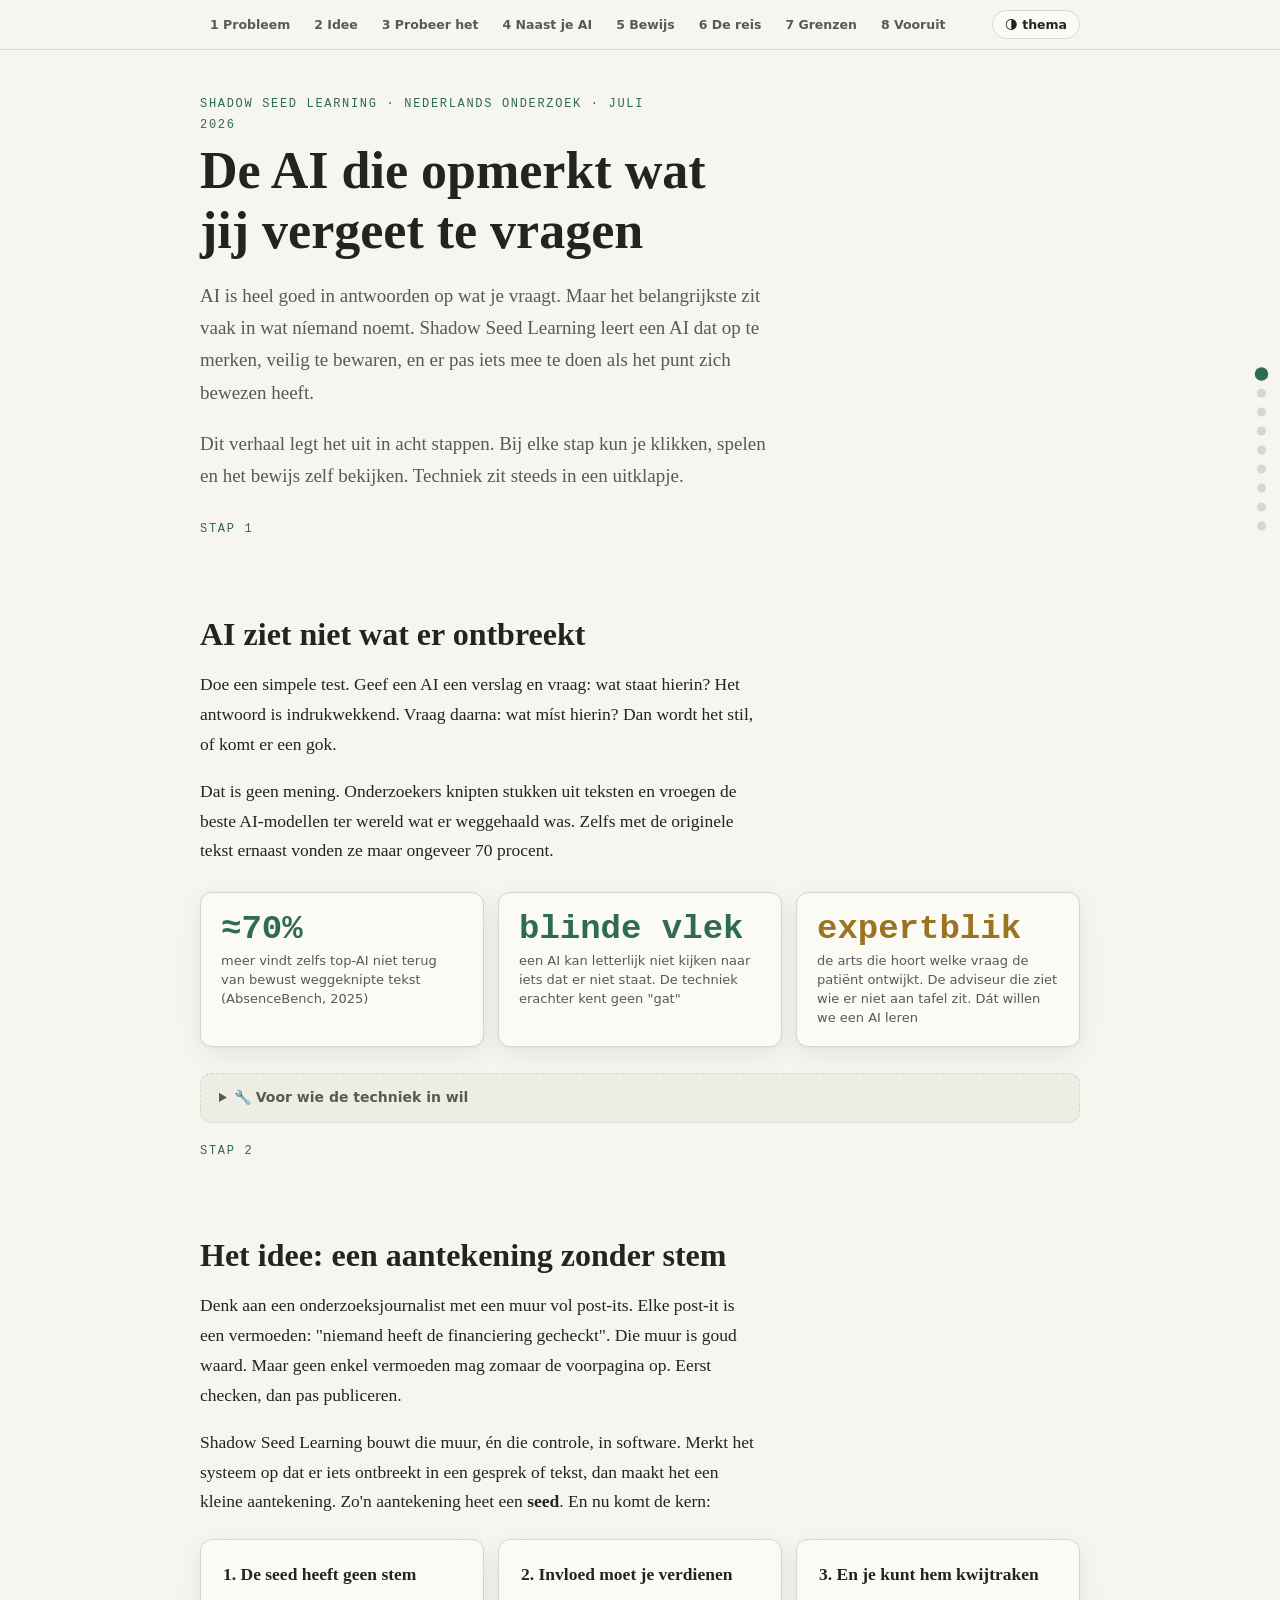
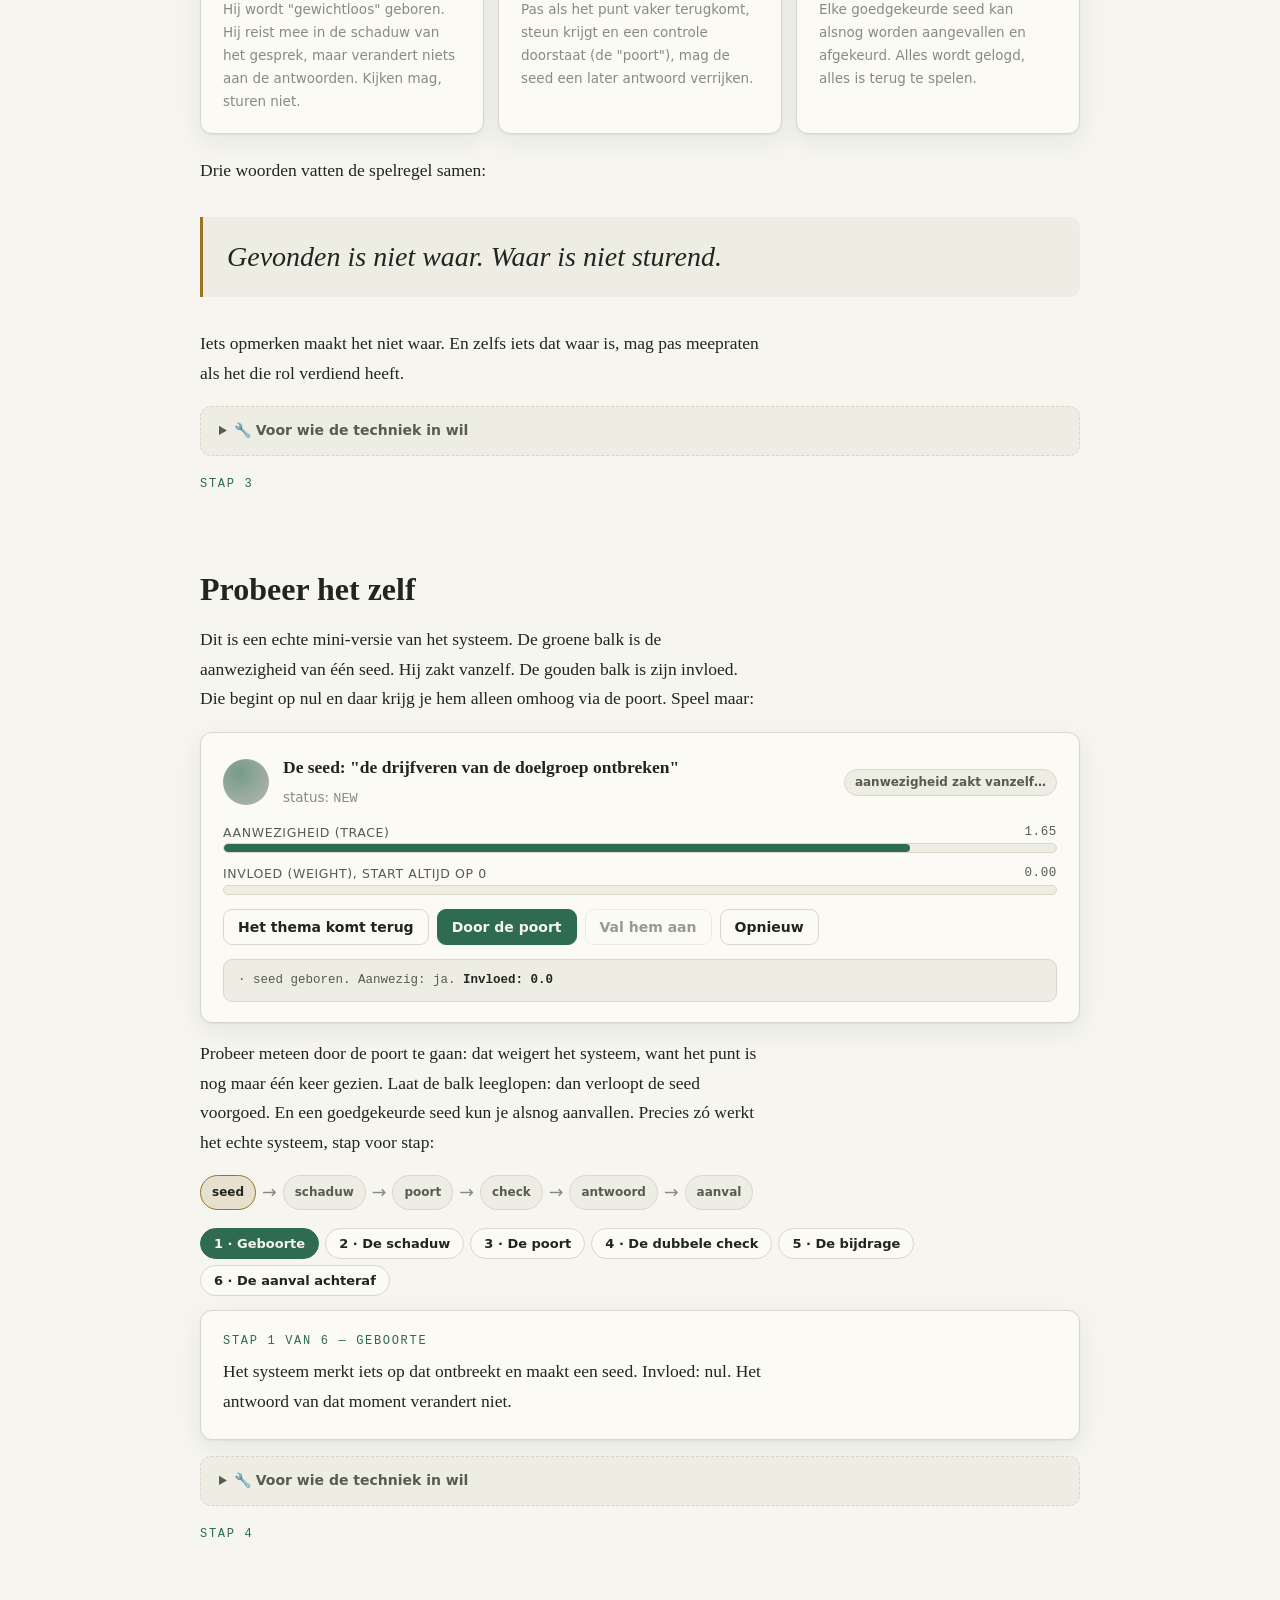
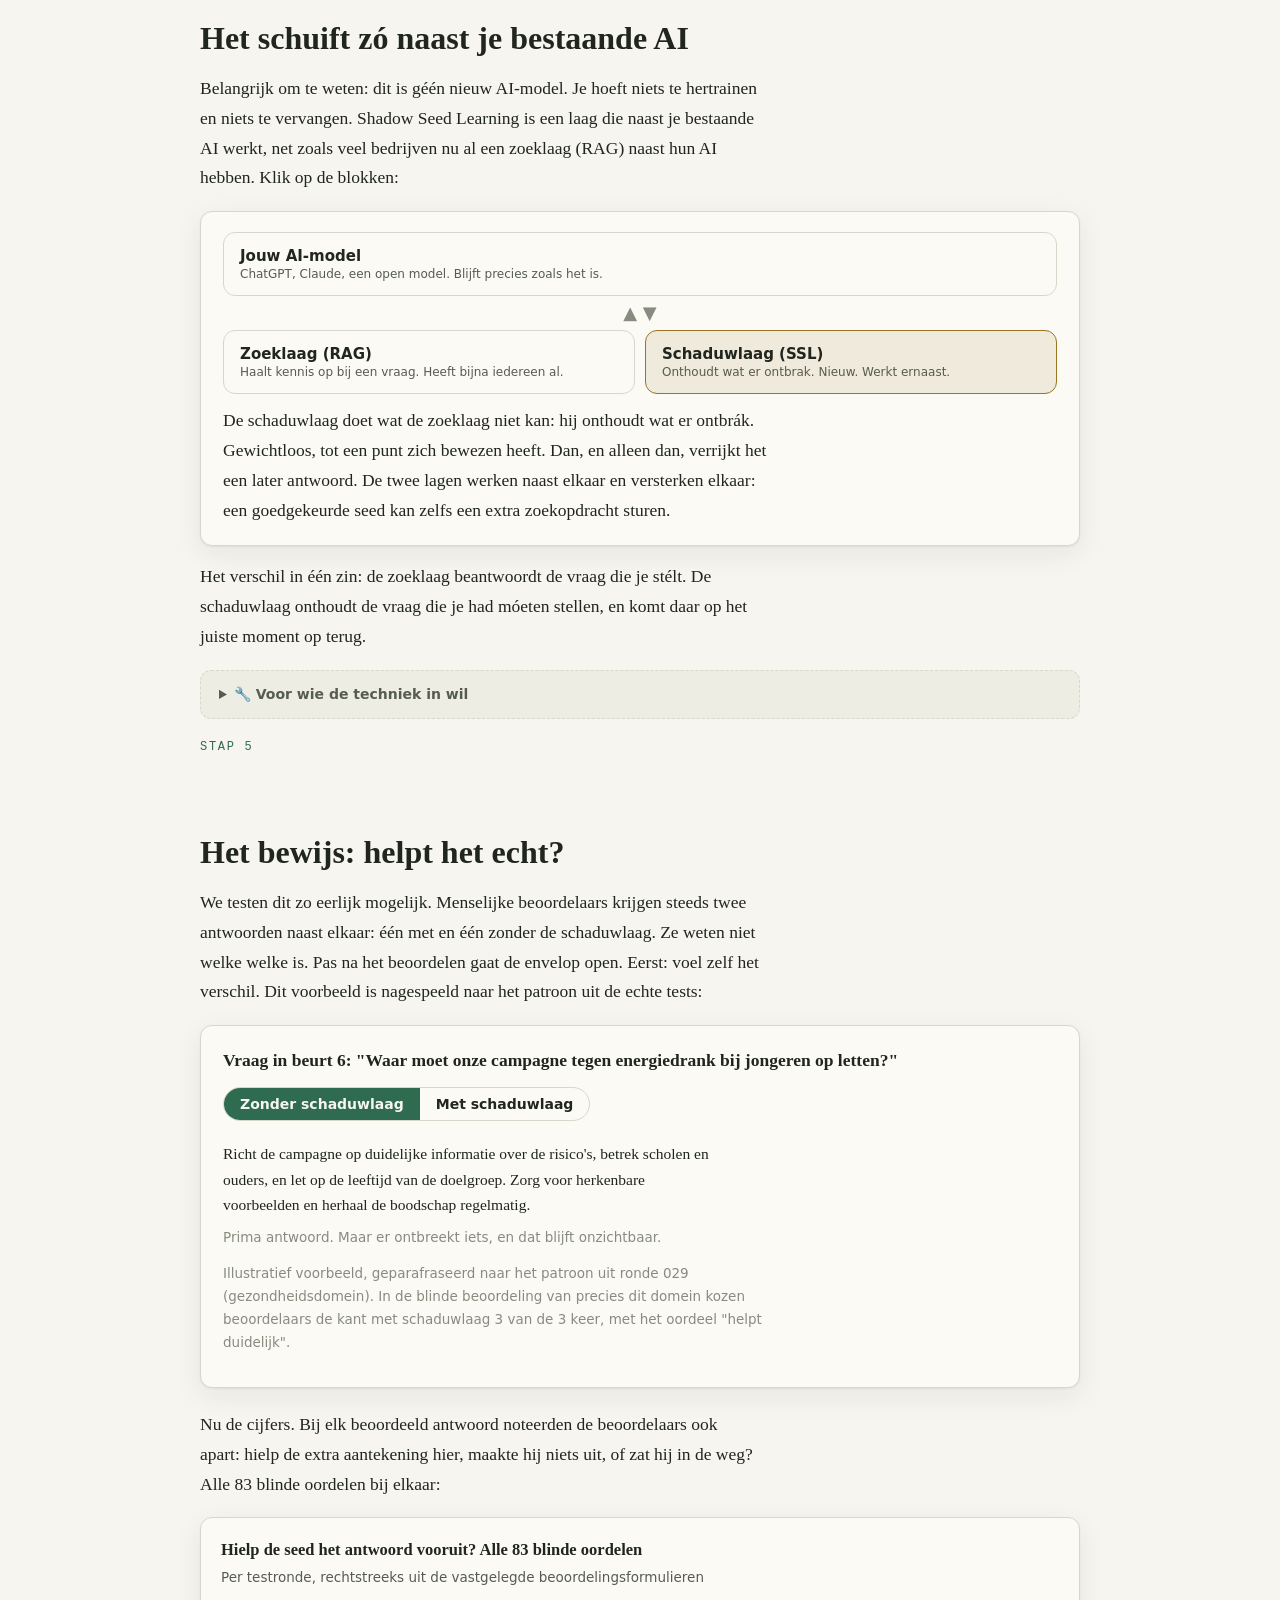
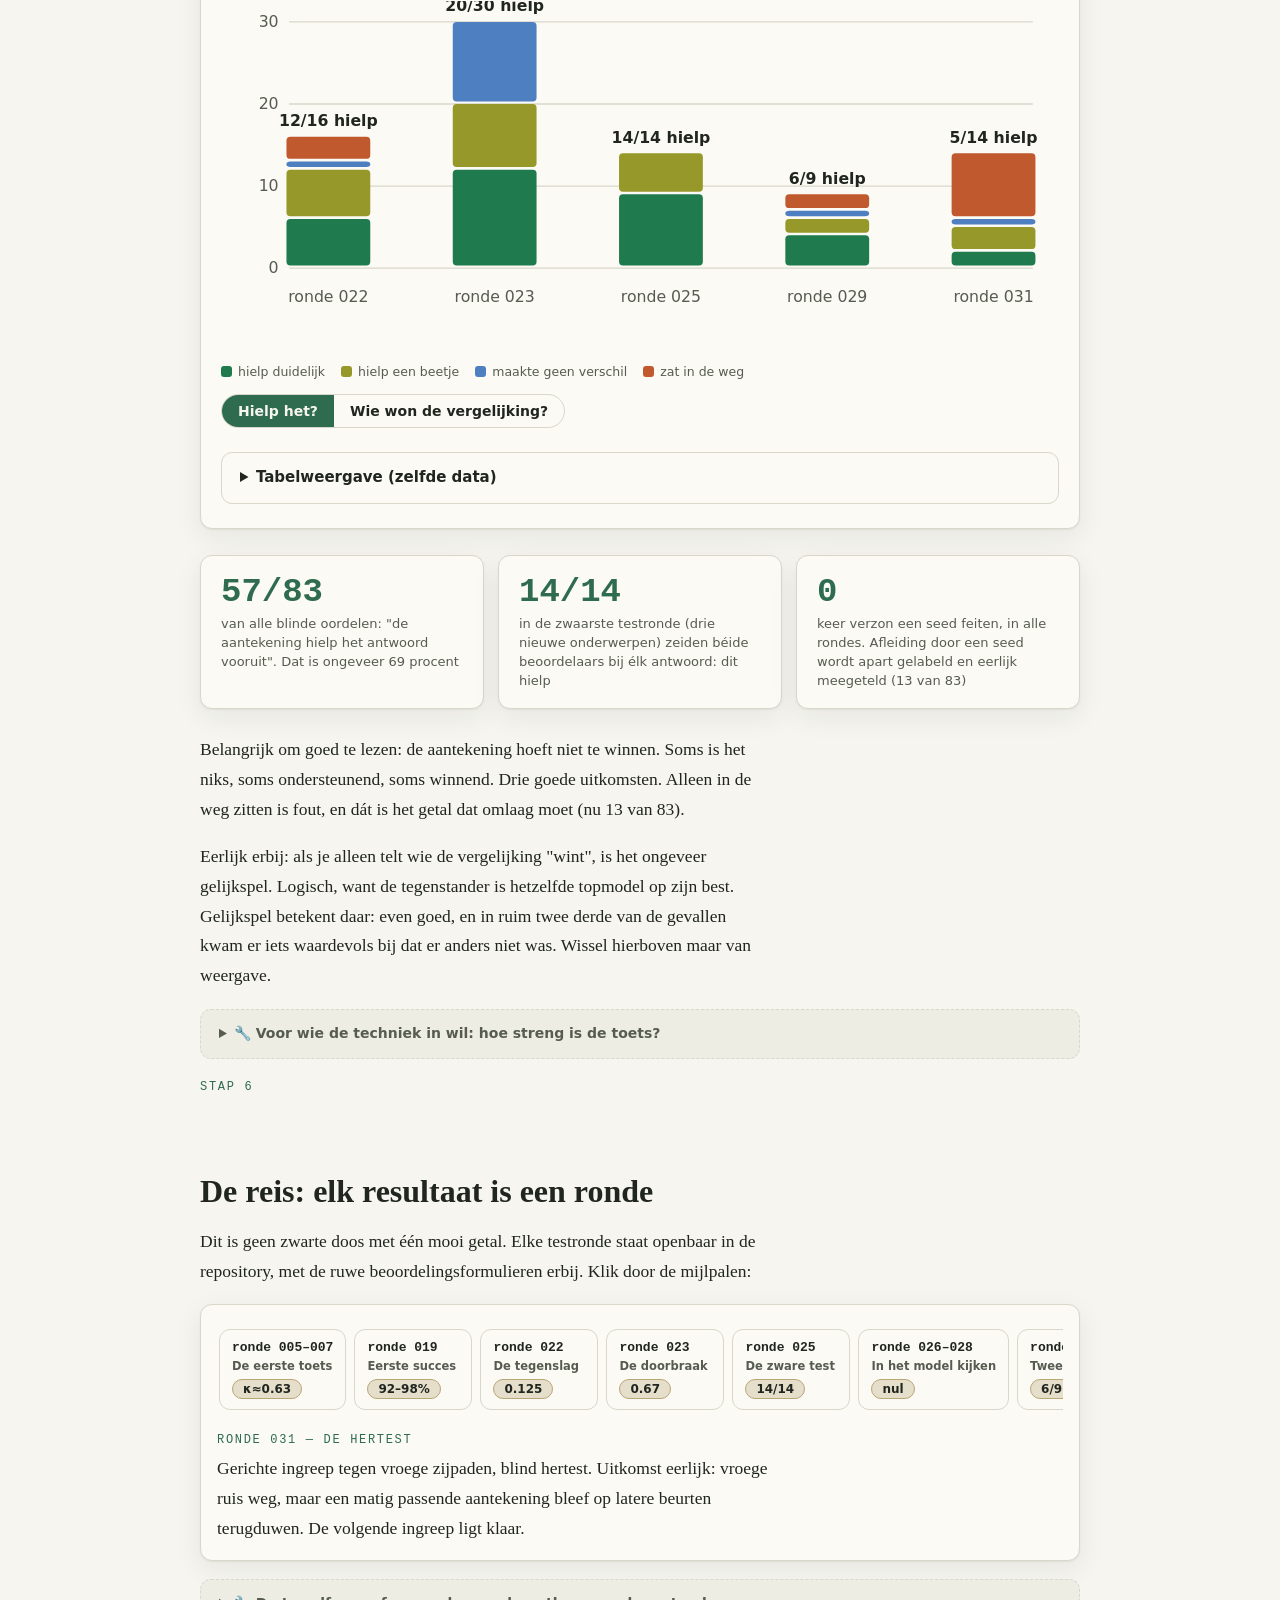
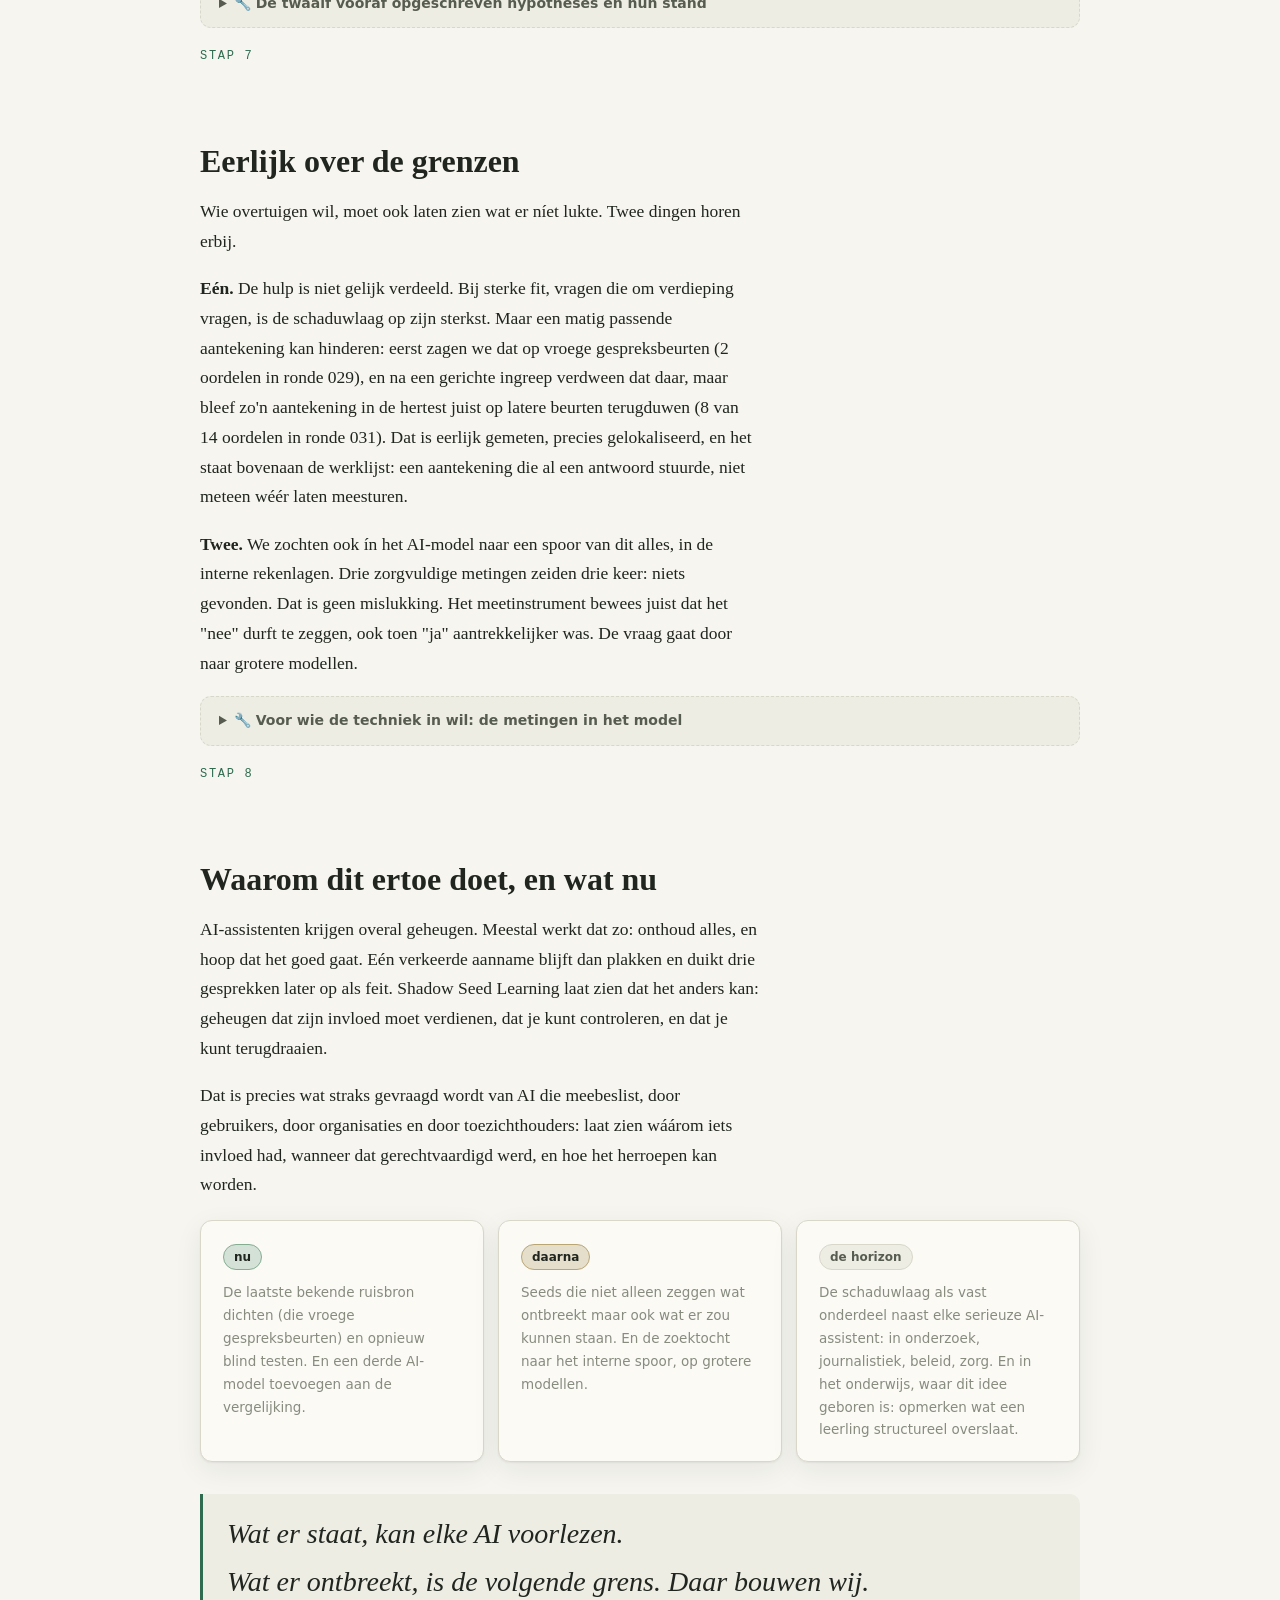
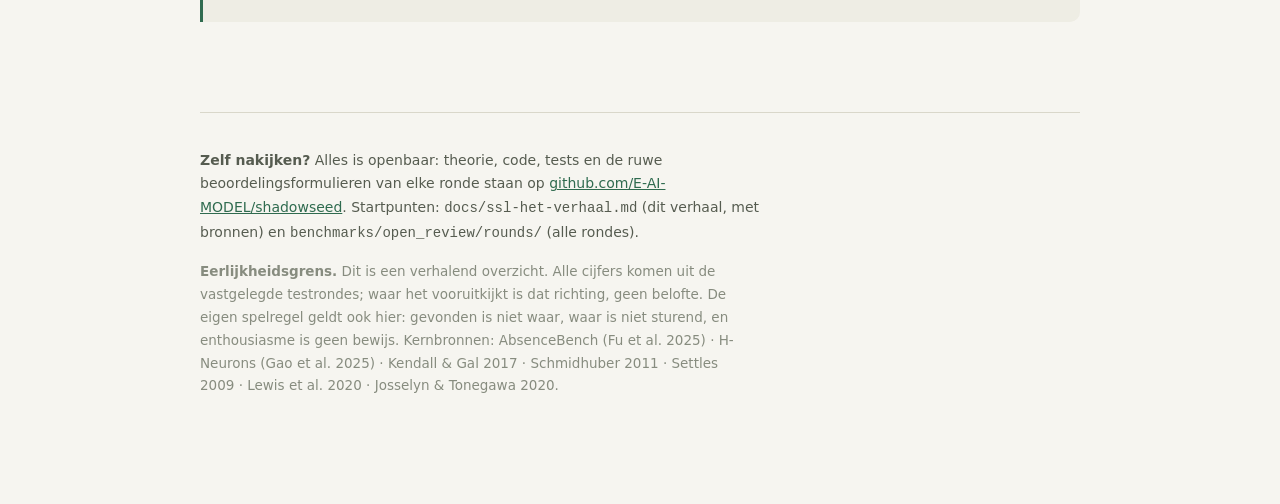
<file: verhaal.html>
<!doctype html>
<html lang="nl">
<head>
<meta charset="utf-8">
<meta name="viewport" content="width=device-width, initial-scale=1">
<meta name="description" content="Shadow Seed Learning: de AI die opmerkt wat jij vergeet te vragen. In acht stappen, met interactief bewijs.">
<title>Shadow Seed Learning — het verhaal</title>
</head>
<body>
<style>
:root{
  --bg:#f6f5f0; --bg2:#eeede4; --card:#fbfaf5; --ink:#20261f; --ink2:#565c50;
  --muted:#878c7f; --line:#d9d7ca; --accent:#2f6b4f; --accent-ink:#f6f5f0;
  --gold:#9a7420; --rust:#b2542a;
  --c1:#1f7a4d; --c2:#96982a; --c3:#4e7fc0; --c4:#c05a2e;
  --chart-surface:#f6f5f0; --shadow:0 1px 2px rgba(32,38,31,.06),0 8px 28px rgba(32,38,31,.07);
}
@media (prefers-color-scheme: dark){
  :root{
    --bg:#131714; --bg2:#191e1a; --card:#1b211c; --ink:#e6e4d8; --ink2:#aab0a2;
    --muted:#787d71; --line:#2c332d; --accent:#6fbd93; --accent-ink:#131714;
    --gold:#d0a04a; --rust:#d0805c;
    --c1:#3f9a6c; --c2:#93962f; --c3:#5f87d9; --c4:#cc6e38;
    --chart-surface:#171c19; --shadow:0 1px 2px rgba(0,0,0,.4),0 10px 32px rgba(0,0,0,.35);
  }
}
:root[data-theme="dark"]{
  --bg:#131714; --bg2:#191e1a; --card:#1b211c; --ink:#e6e4d8; --ink2:#aab0a2;
  --muted:#787d71; --line:#2c332d; --accent:#6fbd93; --accent-ink:#131714;
  --gold:#d0a04a; --rust:#d0805c;
  --c1:#3f9a6c; --c2:#93962f; --c3:#5f87d9; --c4:#cc6e38;
  --chart-surface:#171c19; --shadow:0 1px 2px rgba(0,0,0,.4),0 10px 32px rgba(0,0,0,.35);
}
:root[data-theme="light"]{
  --bg:#f6f5f0; --bg2:#eeede4; --card:#fbfaf5; --ink:#20261f; --ink2:#565c50;
  --muted:#878c7f; --line:#d9d7ca; --accent:#2f6b4f; --accent-ink:#f6f5f0;
  --gold:#9a7420; --rust:#b2542a;
  --c1:#1f7a4d; --c2:#96982a; --c3:#4e7fc0; --c4:#c05a2e;
  --chart-surface:#f6f5f0; --shadow:0 1px 2px rgba(32,38,31,.06),0 8px 28px rgba(32,38,31,.07);
}
*{box-sizing:border-box}
body{margin:0;background:var(--bg);color:var(--ink);
  font-family:'Iowan Old Style','Palatino Linotype',Palatino,'Book Antiqua',Georgia,serif;
  font-size:17.5px;line-height:1.7;-webkit-font-smoothing:antialiased}
.mono{font-family:ui-monospace,'Cascadia Mono',Menlo,Consolas,monospace}
.sans{font-family:system-ui,-apple-system,'Segoe UI',sans-serif}
a{color:var(--accent)}
main{max-width:920px;margin:0 auto;padding:0 20px 90px}
section{scroll-margin-top:58px}
h1,h2,h3{text-wrap:balance;line-height:1.15}
h2{font-size:clamp(25px,4vw,32px);margin:76px 0 6px}
h3{font-size:19px;margin:34px 0 8px}
p,li{max-width:64ch}
.eyebrow{font-family:ui-monospace,'Cascadia Mono',Menlo,Consolas,monospace;
  font-size:12px;letter-spacing:.14em;text-transform:uppercase;color:var(--accent);margin:0 0 4px}
.doctrine{font-size:clamp(21px,3.2vw,28px);margin:32px 0;padding:16px 24px;
  border-left:3px solid var(--gold);background:var(--bg2);border-radius:0 10px 10px 0;font-style:italic}
blockquote{margin:24px 0;padding:4px 20px;border-left:3px solid var(--accent);color:var(--ink2);font-style:italic}
.card{background:var(--card);border:1px solid var(--line);border-radius:12px;padding:20px 22px;box-shadow:var(--shadow)}
.grid{display:grid;gap:14px}
@media(min-width:720px){.grid.c2{grid-template-columns:1fr 1fr}.grid.c3{grid-template-columns:1fr 1fr 1fr}}
.scroll{overflow-x:auto}
table{border-collapse:collapse;width:100%;font-size:15px}
th,td{text-align:left;padding:9px 12px;border-bottom:1px solid var(--line);vertical-align:top}
th{font-family:system-ui,sans-serif;font-size:12.5px;letter-spacing:.06em;text-transform:uppercase;color:var(--ink2)}
.num{font-variant-numeric:tabular-nums}
.pill{display:inline-block;font-family:system-ui,sans-serif;font-size:12px;font-weight:600;
  padding:2px 10px;border-radius:99px;border:1px solid var(--line);background:var(--bg2);white-space:nowrap}
.pill.groen{background:color-mix(in srgb,var(--c1) 16%,var(--bg));border-color:color-mix(in srgb,var(--c1) 45%,var(--line))}
.pill.goud{background:color-mix(in srgb,var(--gold) 18%,var(--bg));border-color:color-mix(in srgb,var(--gold) 50%,var(--line))}
.pill.grijs{color:var(--ink2)}
button{font-family:system-ui,sans-serif;font-size:14px;font-weight:600;cursor:pointer;
  border-radius:9px;border:1px solid var(--line);background:var(--card);color:var(--ink);padding:9px 14px}
button.primary{background:var(--accent);border-color:var(--accent);color:var(--accent-ink)}
button:disabled{opacity:.45;cursor:not-allowed}
button:focus-visible,a:focus-visible,summary:focus-visible{outline:2px solid var(--gold);outline-offset:2px}
/* topbar */
.topbar{position:sticky;top:0;z-index:20;background:color-mix(in srgb,var(--bg) 88%,transparent);
  backdrop-filter:blur(8px);border-bottom:1px solid var(--line)}
.topbar .in{max-width:920px;margin:0 auto;padding:8px 20px;display:flex;gap:4px;align-items:center;overflow-x:auto}
.topbar a{font-family:system-ui,sans-serif;font-size:12.5px;font-weight:600;color:var(--ink2);
  text-decoration:none;padding:6px 10px;border-radius:8px;white-space:nowrap}
.topbar a:hover{background:var(--bg2);color:var(--ink)}
.topbar .spacer{flex:1}
#themabtn{flex:0 0 auto;font-size:12.5px;padding:6px 12px;border-radius:99px}
/* tech uitklap */
details.tech{border:1px dashed var(--line);border-radius:11px;background:var(--bg2);padding:12px 18px;margin:18px 0}
details.tech>summary{cursor:pointer;font-weight:600;font-family:system-ui,sans-serif;font-size:14px;color:var(--ink2)}
details.tech[open]>summary{margin-bottom:8px}
details.tech p,details.tech li{font-size:15px;color:var(--ink2)}
details{border:1px solid var(--line);border-radius:11px;background:var(--card);padding:12px 18px;margin:10px 0}
summary{cursor:pointer;font-weight:600;font-family:system-ui,sans-serif;font-size:15px}
/* hero */
header.hero{padding:44px 0 8px;text-align:left}
.hero h1{font-size:clamp(32px,6vw,52px);margin:6px 0 10px}
.hero .sub{font-size:19px;color:var(--ink2);max-width:60ch}
/* seed-sim */
.sim .top{display:flex;flex-wrap:wrap;gap:10px;align-items:center;justify-content:space-between}
.seedline{display:flex;gap:14px;align-items:center;flex-wrap:wrap}
.seeddot{width:46px;height:46px;border-radius:50%;flex:0 0 auto;
  background:radial-gradient(circle at 35% 30%,color-mix(in srgb,var(--accent) 65%,var(--bg)),color-mix(in srgb,var(--ink) 30%,var(--bg)));
  box-shadow:0 0 0 0 color-mix(in srgb,var(--gold) 60%,transparent);transition:box-shadow .5s}
.seeddot.promoted{box-shadow:0 0 0 6px color-mix(in srgb,var(--gold) 35%,transparent)}
.seeddot.expired{filter:grayscale(1);opacity:.4}
.meter{margin:10px 0 2px}
.meter label{font-family:system-ui,sans-serif;font-size:12.5px;letter-spacing:.05em;text-transform:uppercase;color:var(--ink2);display:flex;justify-content:space-between}
.bar{height:10px;border-radius:6px;background:var(--bg2);border:1px solid var(--line);overflow:hidden}
.bar i{display:block;height:100%;width:0;border-radius:6px;transition:width .3s}
.bar.trace i{background:var(--accent)}
.bar.weight i{background:var(--gold)}
.simbtns{display:flex;gap:8px;flex-wrap:wrap;margin-top:14px}
.audit{margin-top:14px;background:var(--bg2);border:1px solid var(--line);border-radius:9px;
  padding:10px 14px;max-height:132px;overflow-y:auto;font-family:ui-monospace,Menlo,Consolas,monospace;font-size:12.5px;line-height:1.7;color:var(--ink2)}
.audit b{color:var(--ink)}
/* nav dots */
nav.dots{position:fixed;right:14px;top:50%;transform:translateY(-50%);display:flex;flex-direction:column;gap:10px;z-index:5}
nav.dots a{width:9px;height:9px;border-radius:50%;background:var(--line);display:block;transition:transform .2s,background .2s}
nav.dots a.on{background:var(--accent);transform:scale(1.5)}
@media(max-width:900px){nav.dots{display:none}}
/* stat tiles */
.tiles{display:grid;gap:14px;margin:26px 0}
@media(min-width:720px){.tiles{grid-template-columns:repeat(3,1fr)}}
.tile{background:var(--card);border:1px solid var(--line);border-radius:12px;padding:18px 20px;box-shadow:var(--shadow)}
.tile .big{font-family:ui-monospace,Menlo,Consolas,monospace;font-size:34px;font-weight:700;color:var(--accent);font-variant-numeric:tabular-nums;line-height:1.1}
.tile .big.goud{color:var(--gold)}
.tile small{color:var(--ink2);display:block;margin-top:4px;font-family:system-ui,sans-serif;font-size:13px;line-height:1.45}
/* stepper */
.stepper{display:flex;gap:6px;flex-wrap:wrap;margin:18px 0 14px}
.stepper button{border-radius:99px;font-size:13px;padding:7px 13px}
.stepper button[aria-selected="true"]{background:var(--accent);border-color:var(--accent);color:var(--accent-ink)}
.steppane{min-height:130px}
.pathviz{display:flex;align-items:center;margin:8px 0 18px;flex-wrap:wrap}
.pathviz .node{font-family:system-ui,sans-serif;font-size:12px;font-weight:600;padding:6px 11px;border-radius:99px;
  border:1.5px solid var(--line);color:var(--ink2);background:var(--bg2)}
.pathviz .node.on{border-color:var(--gold);color:var(--ink);background:color-mix(in srgb,var(--gold) 16%,var(--bg))}
.pathviz .arrow{color:var(--muted);padding:0 6px;font-family:system-ui,sans-serif}
/* architecture diagram */
.arch{display:flex;flex-direction:column;gap:0;align-items:stretch}
.archrow{display:flex;gap:10px;flex-wrap:wrap}
.archrow>button{flex:1;min-width:140px;text-align:left;padding:14px 16px;border-radius:12px;border-width:1.5px}
.archrow>button b{display:block;font-size:15px}
.archrow>button small{font-family:system-ui,sans-serif;font-size:12px;color:var(--ink2);font-weight:400}
.archrow>button[aria-selected="true"]{border-color:var(--accent);background:color-mix(in srgb,var(--accent) 10%,var(--card))}
.archrow>button.ssl[aria-selected="true"]{border-color:var(--gold);background:color-mix(in srgb,var(--gold) 12%,var(--card))}
.archpane{margin-top:12px;min-height:96px}
.archlink{align-self:center;color:var(--muted);font-family:system-ui,sans-serif;font-size:18px;padding:2px 0}
/* before/after */
.ba .kies{display:inline-flex;border:1px solid var(--line);border-radius:99px;overflow:hidden;margin:2px 0 14px}
.ba .kies button{border:none;border-radius:0;background:transparent;padding:8px 16px}
.ba .kies button[aria-pressed="true"]{background:var(--accent);color:var(--accent-ink)}
.ba .antwoord{font-size:15.5px;line-height:1.65}
.ba mark{background:color-mix(in srgb,var(--gold) 26%,var(--bg));color:var(--ink);border-radius:4px;padding:0 3px}
/* charts */
.chartcard{padding:18px 20px 14px}
.chartcard h4{margin:0 0 2px;font-size:16.5px}
.chartcard .chartsub{color:var(--ink2);font-size:13.5px;font-family:system-ui,sans-serif;margin:0 0 12px}
.legend{display:flex;gap:16px;flex-wrap:wrap;font-family:system-ui,sans-serif;font-size:12.5px;color:var(--ink2);margin:10px 0 2px}
.legend i{width:11px;height:11px;border-radius:3px;display:inline-block;vertical-align:-1px;margin-right:6px}
.toggle{display:inline-flex;border:1px solid var(--line);border-radius:99px;overflow:hidden;margin:2px 0 16px}
.toggle button{border:none;border-radius:0;background:transparent;padding:8px 16px}
.toggle button[aria-pressed="true"]{background:var(--accent);color:var(--accent-ink)}
svg text{font-family:system-ui,sans-serif;fill:var(--ink2);font-size:12px}
svg .tickline{stroke:var(--line);stroke-width:1}
.tt{position:fixed;pointer-events:none;background:var(--ink);color:var(--bg);font-family:system-ui,sans-serif;
  font-size:12.5px;padding:7px 11px;border-radius:8px;opacity:0;transition:opacity .12s;z-index:50;max-width:260px}
/* ladder */
.ladder .rij{border:1px solid var(--line);border-radius:11px;margin-bottom:8px;background:var(--card);overflow:hidden}
.ladder .rij>button{width:100%;display:flex;gap:12px;align-items:center;border:none;background:transparent;
  padding:13px 16px;text-align:left;font-size:15px}
.ladder .rij .lt{font-family:ui-monospace,Menlo,Consolas,monospace;font-weight:700;color:var(--accent);width:20px}
.ladder .rij .vraag{flex:1;min-width:120px}
.ladder .rij .body{display:none;padding:0 16px 14px 48px;color:var(--ink2);font-size:15px}
.ladder .rij.open .body{display:block}
/* timeline */
.tl{display:flex;gap:8px;overflow-x:auto;padding:14px 2px 10px}
.tl button{flex:0 0 auto;display:flex;flex-direction:column;align-items:flex-start;gap:4px;
  min-width:118px;border-radius:11px;padding:10px 12px;text-align:left}
.tl button b{font-family:ui-monospace,Menlo,Consolas,monospace;font-size:13px}
.tl button small{font-family:system-ui,sans-serif;font-size:11.5px;color:var(--ink2);line-height:1.35}
.tl button[aria-selected="true"]{border-color:var(--gold);background:color-mix(in srgb,var(--gold) 12%,var(--card))}
.tlpane{min-height:90px}
/* hypotheses */
.hypo{display:grid;gap:8px;margin:16px 0}
@media(min-width:720px){.hypo{grid-template-columns:1fr 1fr}}
.hypo details{margin:0;padding:10px 14px}
.hypo summary{display:flex;gap:10px;align-items:center;font-size:14px}
.hypo summary .hnr{font-family:ui-monospace,Menlo,Consolas,monospace;font-weight:700;color:var(--accent)}
.hypo summary .pill{margin-left:auto}
.hypo p{font-size:13.5px;color:var(--ink2);font-family:system-ui,sans-serif;margin:8px 0 2px}
footer{margin-top:90px;border-top:1px solid var(--line);padding-top:22px;color:var(--ink2);font-size:14px}
.klein{font-size:13.5px;color:var(--muted);font-family:system-ui,sans-serif}
@media (prefers-reduced-motion: reduce){*{transition:none!important;animation:none!important}}
</style>

<div class="topbar sans"><div class="in">
  <a href="#stap1">1 Probleem</a><a href="#stap2">2 Idee</a><a href="#stap3">3 Probeer het</a>
  <a href="#stap4">4 Naast je AI</a><a href="#stap5">5 Bewijs</a><a href="#stap6">6 De reis</a>
  <a href="#stap7">7 Grenzen</a><a href="#stap8">8 Vooruit</a>
  <span class="spacer"></span>
  <button id="themabtn" aria-label="wissel licht/donker">🌗 thema</button>
</div></div>
<nav class="dots sans" aria-label="stappen"></nav>
<div class="tt" id="tt" role="status"></div>

<main>
<header class="hero" id="top">
  <p class="eyebrow">Shadow Seed Learning · Nederlands onderzoek · juli 2026</p>
  <h1>De AI die opmerkt wat jij vergeet te vragen</h1>
  <p class="sub">AI is heel goed in antwoorden op wat je vraagt. Maar het belangrijkste zit vaak
  in wat níemand noemt. Shadow Seed Learning leert een AI dat op te merken, veilig te bewaren,
  en er pas iets mee te doen als het punt zich bewezen heeft.</p>
  <p class="sub" style="margin-top:8px">Dit verhaal legt het uit in acht stappen. Bij elke stap kun je
  klikken, spelen en het bewijs zelf bekijken. Techniek zit steeds in een uitklapje.</p>
</header>

<section id="stap1">
  <p class="eyebrow">Stap 1</p>
  <h2>AI ziet niet wat er ontbreekt</h2>
  <p>Doe een simpele test. Geef een AI een verslag en vraag: wat staat hierin?
  Het antwoord is indrukwekkend. Vraag daarna: wat míst hierin? Dan wordt het stil,
  of komt er een gok.</p>
  <p>Dat is geen mening. Onderzoekers knipten stukken uit teksten en vroegen de beste
  AI-modellen ter wereld wat er weggehaald was. Zelfs met de originele tekst ernaast
  vonden ze maar ongeveer 70 procent.</p>
  <div class="tiles">
    <div class="tile"><span class="big num">≈70%</span><small>meer vindt zelfs top-AI niet terug van
      bewust weggeknipte tekst (AbsenceBench, 2025)</small></div>
    <div class="tile"><span class="big">blinde vlek</span><small>een AI kan letterlijk niet kijken naar
      iets dat er niet staat. De techniek erachter kent geen "gat"</small></div>
    <div class="tile"><span class="big goud">expertblik</span><small>de arts die hoort welke vraag de patiënt
      ontwijkt. De adviseur die ziet wie er niet aan tafel zit. Dát willen we een AI leren</small></div>
  </div>
  <details class="tech"><summary>🔧 Voor wie de techniek in wil</summary>
    <p>De studie heet AbsenceBench (Fu et al., 2025, arXiv:2506.11440). Frontier-modellen halen
    rond de 70% F1 op het detecteren van weggelaten passages, al bij 5.000 tokens context.
    De verklaring zit in de architectuur: het attention-mechanisme van een transformer verdeelt
    aandacht over tokens die er zíjn. Voor een afwezige passage bestaat geen token, dus valt er
    niets te attenderen. Afwezigheid is voor het model onzichtbaar.</p>
  </details>
</section>

<section id="stap2">
  <p class="eyebrow">Stap 2</p>
  <h2>Het idee: een aantekening zonder stem</h2>
  <p>Denk aan een onderzoeksjournalist met een muur vol post-its. Elke post-it is een vermoeden:
  "niemand heeft de financiering gecheckt". Die muur is goud waard. Maar geen enkel vermoeden
  mag zomaar de voorpagina op. Eerst checken, dan pas publiceren.</p>
  <p>Shadow Seed Learning bouwt die muur, én die controle, in software. Merkt het systeem op dat
  er iets ontbreekt in een gesprek of tekst, dan maakt het een kleine aantekening. Zo'n aantekening
  heet een <b>seed</b>. En nu komt de kern:</p>
  <div class="grid c3" style="margin:22px 0">
    <div class="card"><b>1. De seed heeft geen stem</b><p class="klein" style="margin:8px 0 0">
      Hij wordt "gewichtloos" geboren. Hij reist mee in de schaduw van het gesprek,
      maar verandert niets aan de antwoorden. Kijken mag, sturen niet.</p></div>
    <div class="card"><b>2. Invloed moet je verdienen</b><p class="klein" style="margin:8px 0 0">
      Pas als het punt vaker terugkomt, steun krijgt en een controle doorstaat
      (de "poort"), mag de seed een later antwoord verrijken.</p></div>
    <div class="card"><b>3. En je kunt hem kwijtraken</b><p class="klein" style="margin:8px 0 0">
      Elke goedgekeurde seed kan alsnog worden aangevallen en afgekeurd.
      Alles wordt gelogd, alles is terug te spelen.</p></div>
  </div>
  <p>Drie woorden vatten de spelregel samen:</p>
  <p class="doctrine">Gevonden is niet waar. Waar is niet sturend.</p>
  <p>Iets opmerken maakt het niet waar. En zelfs iets dat waar is, mag pas meepraten
  als het die rol verdiend heeft.</p>
  <details class="tech"><summary>🔧 Voor wie de techniek in wil</summary>
    <p>Elke seed is atomisch: precies één klein, toetsbaar punt. Niet "security, privacy en
    schaalbaarheid ontbreken" (dat is een analyseplan) maar "AVG-compliance bij verwerking van
    medische hartslagdata". Brede detecties worden gesplitst of geweigerd.</p>
    <p>Elke seed heeft twee gescheiden velden. <span class="mono">trace</span> meet aanwezigheid:
    start op 2.0, vervalt vanzelf (TTL) en leeft op wanneer het gesprek het thema raakt (TrTL).
    <span class="mono">weight</span> meet invloed: start op exact 0.0 en kan alleen stijgen via de
    Validation Gate (herhaalde herkenning + steun + geen tegenspraak). Een verlopen seed (EXPIRED)
    komt nooit terug. Wetenschappelijke wortels: epistemische onzekerheid (Kendall &amp; Gal 2017),
    computationele nieuwsgierigheid (Schmidhuber 2011), active learning (Settles 2009) en het
    engram-onderzoek naar geheugenconsolidatie (Josselyn &amp; Tonegawa 2020), waarin een vers
    geheugenspoor ook alleen door herhaalde reactivatie overleeft.</p>
  </details>
</section>

<section id="stap3">
  <p class="eyebrow">Stap 3</p>
  <h2>Probeer het zelf</h2>
  <p>Dit is een echte mini-versie van het systeem. De groene balk is de aanwezigheid van
  één seed. Hij zakt vanzelf. De gouden balk is zijn invloed. Die begint op nul en daar
  krijg je hem alleen omhoog via de poort. Speel maar:</p>
  <div class="card sim" id="sim">
    <div class="top">
      <div class="seedline">
        <div class="seeddot" id="seeddot" aria-hidden="true"></div>
        <div>
          <b>De seed: "de drijfveren van de doelgroep ontbreken"</b><br>
          <span class="klein">status: <span class="mono" id="status">NEW</span></span>
        </div>
      </div>
      <span class="pill grijs sans" id="simhint">aanwezigheid zakt vanzelf…</span>
    </div>
    <div class="meter"><label class="sans">aanwezigheid (trace) <span class="mono num" id="tval">2.00</span></label>
      <div class="bar trace"><i id="tbar"></i></div></div>
    <div class="meter"><label class="sans">invloed (weight), start altijd op 0 <span class="mono num" id="wval">0.00</span></label>
      <div class="bar weight"><i id="wbar"></i></div></div>
    <div class="simbtns">
      <button id="b-trtl" title="het gesprek raakt het thema weer">Het thema komt terug</button>
      <button id="b-gate" class="primary" title="vraagt om herhaalde herkenning">Door de poort</button>
      <button id="b-fals" title="probeer de seed af te schieten">Val hem aan</button>
      <button id="b-reset">Opnieuw</button>
    </div>
    <div class="audit mono" id="audit" aria-live="polite"><div>· seed geboren. Aanwezig: ja. <b>Invloed: 0.0</b></div></div>
  </div>
  <p style="margin-top:16px">Probeer meteen door de poort te gaan: dat weigert het systeem, want het punt is
  nog maar één keer gezien. Laat de balk leeglopen: dan verloopt de seed voorgoed. En een goedgekeurde
  seed kun je alsnog aanvallen. Precies zó werkt het echte systeem, stap voor stap:</p>
  <div class="pathviz sans" id="pathviz" aria-hidden="true"></div>
  <div class="stepper sans" role="tablist" id="stepper"></div>
  <div class="card steppane" id="steppane" role="tabpanel"></div>
  <details class="tech" style="margin-top:16px"><summary>🔧 Voor wie de techniek in wil</summary>
    <p>De demo hierboven volgt de echte statusketen: NEW → ACTIVE → DECAYING → DORMANT →
    PROMOTED of EXPIRED. Op het moment van gebruik controleert een agent-contract bovendien
    opnieuw: invloed groter dan 0? Status PROMOTED? Promotie gelogd? Geen tegenspraak sindsdien?
    Elke poging tot invloed staat in een audit-trail die je kunt terugspelen. Het volledige
    systeem draait als <span class="mono">shadowseed chat</span> en wordt bewaakt door 354
    automatische tests.</p>
  </details>
</section>

<section id="stap4">
  <p class="eyebrow">Stap 4</p>
  <h2>Het schuift zó naast je bestaande AI</h2>
  <p>Belangrijk om te weten: dit is géén nieuw AI-model. Je hoeft niets te hertrainen en
  niets te vervangen. Shadow Seed Learning is een laag die naast je bestaande AI werkt,
  net zoals veel bedrijven nu al een zoeklaag (RAG) naast hun AI hebben. Klik op de blokken:</p>
  <div class="card">
    <div class="arch sans">
      <div class="archrow">
        <button data-a="0" aria-selected="true"><b>Jouw AI-model</b><small>ChatGPT, Claude, een open model. Blijft precies zoals het is.</small></button>
      </div>
      <div class="archlink">▲ ▼</div>
      <div class="archrow">
        <button data-a="1"><b>Zoeklaag (RAG)</b><small>Haalt kennis op bij een vraag. Heeft bijna iedereen al.</small></button>
        <button data-a="2" class="ssl"><b>Schaduwlaag (SSL)</b><small>Onthoudt wat er ontbrak. Nieuw. Werkt ernaast.</small></button>
      </div>
    </div>
    <div class="archpane" id="archpane"></div>
  </div>
  <p style="margin-top:16px">Het verschil in één zin: de zoeklaag beantwoordt de vraag die je stélt.
  De schaduwlaag onthoudt de vraag die je had móeten stellen, en komt daar op het juiste
  moment op terug.</p>
  <details class="tech"><summary>🔧 Voor wie de techniek in wil</summary>
    <p>SSL is een architecturale laag op API-niveau: detectie-pass op de output, seeds met eigen
    embeddings in een vectorstore, surfacing via cosine-similarity op de nieuwe beurt. Vergelijking
    met verwant werk: RAG (Lewis 2020) haalt op wat je vraagt; SSL registreert wat de retrieval
    níet activeerde. Self-RAG en Reflexion reflecteren binnen of direct na een beurt; SSL houdt
    observaties gewichtloos vast over beurten heen, met levenscyclus en validatie. FLARE triggert
    op lage zekerheid; SSL op structurele afwezigheid. S2G-RAG vult een gat meteen; SSL laat het
    bewust bestaan tot het zich bewezen heeft. Er is ook een gebouwde brug: een goedgekeurde seed
    kan een documentcorpus doorzoeken, waarbij "gevonden" expliciet géén sturing wordt.</p>
  </details>
</section>

<section id="stap5">
  <p class="eyebrow">Stap 5</p>
  <h2>Het bewijs: helpt het echt?</h2>
  <p>We testen dit zo eerlijk mogelijk. Menselijke beoordelaars krijgen steeds twee antwoorden
  naast elkaar: één met en één zonder de schaduwlaag. Ze weten niet welke welke is. Pas na het
  beoordelen gaat de envelop open. Eerst: voel zelf het verschil. Dit voorbeeld is nagespeeld
  naar het patroon uit de echte tests:</p>
  <div class="card ba">
    <b>Vraag in beurt 6: "Waar moet onze campagne tegen energiedrank bij jongeren op letten?"</b>
    <div class="kies sans" role="group" style="margin-top:12px">
      <button id="ba-zonder" aria-pressed="true">Zonder schaduwlaag</button>
      <button id="ba-met" aria-pressed="false">Met schaduwlaag</button>
    </div>
    <div class="antwoord" id="ba-tekst"></div>
    <p class="klein" style="margin-top:10px">Illustratief voorbeeld, geparafraseerd naar het patroon uit
    ronde 029 (gezondheidsdomein). In de blinde beoordeling van precies dit domein kozen beoordelaars
    de kant met schaduwlaag 3 van de 3 keer, met het oordeel "helpt duidelijk".</p>
  </div>
  <p style="margin-top:22px">Nu de cijfers. Bij elk beoordeeld antwoord noteerden de beoordelaars
  ook apart: hielp de extra aantekening hier, maakte hij niets uit, of zat hij in de weg?
  Alle 83 blinde oordelen bij elkaar:</p>
  <div class="card chartcard" id="assenkaart">
    <h4 id="askop">Hielp de seed het antwoord vooruit? Alle 83 blinde oordelen</h4>
    <p class="chartsub" id="assub">Per testronde, rechtstreeks uit de vastgelegde beoordelingsformulieren</p>
    <div class="scroll"><svg id="aschart" viewBox="0 0 640 260" width="100%" role="img" aria-label="Gestapelde staven per ronde met de oordelen, rounds 022 tot en met 031"></svg></div>
    <div class="legend" id="aslegend"></div>
    <div class="toggle sans" role="group" aria-label="kies weergave" style="margin-top:10px">
      <button id="as-seed" aria-pressed="true">Hielp het?</button>
      <button id="as-win" aria-pressed="false">Wie won de vergelijking?</button>
    </div>
    <details style="margin-top:8px"><summary>Tabelweergave (zelfde data)</summary>
      <div class="scroll"><table class="num" id="astabel"></table></div></details>
  </div>
  <div class="tiles">
    <div class="tile"><span class="big num">57/83</span><small>van alle blinde oordelen: "de aantekening
      hielp het antwoord vooruit". Dat is ongeveer 69 procent</small></div>
    <div class="tile"><span class="big num">14/14</span><small>in de zwaarste testronde (drie nieuwe
      onderwerpen) zeiden béide beoordelaars bij élk antwoord: dit hielp</small></div>
    <div class="tile"><span class="big num">0</span><small>keer verzon een seed feiten, in alle rondes.
      Afleiding door een seed wordt apart gelabeld en eerlijk meegeteld (13 van 83)</small></div>
  </div>
  <p>Belangrijk om goed te lezen: de aantekening hoeft niet te winnen. Soms is het niks,
  soms ondersteunend, soms winnend. Drie goede uitkomsten. Alleen in de weg zitten is fout,
  en dát is het getal dat omlaag moet (nu 13 van 83).</p>
  <p>Eerlijk erbij: als je alleen telt wie de vergelijking "wint", is het ongeveer gelijkspel.
  Logisch, want de tegenstander is hetzelfde topmodel op zijn best. Gelijkspel betekent daar:
  even goed, en in ruim twee derde van de gevallen kwam er iets waardevols bij dat er anders niet was.
  Wissel hierboven maar van weergave.</p>
  <details class="tech"><summary>🔧 Voor wie de techniek in wil: hoe streng is de toets?</summary>
    <p>Blinde A/B-reviews met antwoordsleutel in quarantaine tot na de scoring; de ontsleuteling wordt
    onafhankelijk geverifieerd tegen de motivaties. De poort wordt apart aangevallen met bewust
    misleidende lokaas-seeds en verslaat daar zwakkere promotie-regels. De leercurve is zichtbaar:
    de eerste blinde ronde kwam verdeeld terug (overeenstemming 0.125) en er zat ruis in goedgekeurde
    seeds. Eén gerichte gebruiksregel later (maximaal twee seeds per antwoord, altijd als suggestie)
    steeg de overeenstemming naar 0.67 en daarna 0.71, en verdween de ruis vrijwel. Het programma
    formuleerde bovendien vooraf twaalf toetsbare hypotheses; die staan in stap 6.</p>
    <div class="scroll" style="margin-top:8px"><svg id="agree" viewBox="0 0 640 240" width="100%" role="img" aria-label="Overeenstemming steeg van 0.125 naar 0.67 en 0.71"></svg></div>
    <p>De volledige bewijsladder, per laag met eigen vraag en bewust zonder totaalscore:</p>
    <div class="ladder sans" id="ladder"></div>
  </details>
</section>

<section id="stap6">
  <p class="eyebrow">Stap 6</p>
  <h2>De reis: elk resultaat is een ronde</h2>
  <p>Dit is geen zwarte doos met één mooi getal. Elke testronde staat openbaar in de repository,
  met de ruwe beoordelingsformulieren erbij. Klik door de mijlpalen:</p>
  <div class="card" style="padding:10px 16px 16px">
    <div class="tl sans" id="tl" role="tablist"></div>
    <div class="tlpane" id="tlpane" role="tabpanel"></div>
  </div>
  <details class="tech"><summary>🔧 De twaalf vooraf opgeschreven hypotheses en hun stand</summary>
    <p>Het programma schreef vooraf op waarop het afgerekend wil worden (H1 tot en met H12).
    Vier zijn gemeten, vier hebben eerste evidence, vier staan open:</p>
    <div class="hypo sans" id="hypo"></div>
  </details>
</section>

<section id="stap7">
  <p class="eyebrow">Stap 7</p>
  <h2>Eerlijk over de grenzen</h2>
  <p>Wie overtuigen wil, moet ook laten zien wat er níet lukte. Twee dingen horen erbij.</p>
  <p><b>Eén.</b> De hulp is niet gelijk verdeeld. Bij sterke fit, vragen die om verdieping
  vragen, is de schaduwlaag op zijn sterkst. Maar een matig passende aantekening kan hinderen:
  eerst zagen we dat op vroege gespreksbeurten (2 oordelen in ronde 029), en na een gerichte
  ingreep verdween dat daar, maar bleef zo'n aantekening in de hertest juist op latere beurten
  terugduwen (8 van 14 oordelen in ronde 031). Dat is eerlijk gemeten, precies gelokaliseerd,
  en het staat bovenaan de werklijst: een aantekening die al een antwoord stuurde, niet meteen
  wéér laten meesturen.</p>
  <p><b>Twee.</b> We zochten ook ín het AI-model naar een spoor van dit alles, in de interne
  rekenlagen. Drie zorgvuldige metingen zeiden drie keer: niets gevonden. Dat is geen mislukking.
  Het meetinstrument bewees juist dat het "nee" durft te zeggen, ook toen "ja" aantrekkelijker was.
  De vraag gaat door naar grotere modellen.</p>
  <details class="tech"><summary>🔧 Voor wie de techniek in wil: de metingen in het model</summary>
    <p>Spoor: bestaat er, analoog aan hallucinatie-neuronen (Gao et al. 2025, arXiv:2512.01797),
    een intern signaal voor de houdbaarheid van het afwezige? Keten: gpt-4.1 velt
    houdbaarheidsoordelen over stellingen, een klein model wordt tijdens het lezen van diezelfde
    stellingen gesondeerd (forward-hooks op de MLP-lagen, pooling op de stelling-tokens), en een
    permutatietoets houdt elke gevonden scheiding tegen gehusselde labels.</p>
    <div class="scroll"><svg id="gchart" viewBox="0 0 640 230" width="100%" role="img" aria-label="Permutatie-p-waarden ver boven de haalbare vloer in beide runs"></svg></div>
    <p>Beide gemeten runs (distilgpt2 met p 0.833 bij vloer 0.028, en het Nederlandstalige
    gpt2-small-dutch met p 0.206 bij vloer 0.002) laten geen scheiding boven toeval zien.
    Een derde kruismeting raakte wél de vloer maar is in het dossier als artefact van een te
    kleine klasse gelezen en telt daarom bewust niet als resultaat. Niet uitgesloten blijven:
    niet-lineaire codering, andere leeslocaties, of grotere modellen.</p>
  </details>
</section>

<section id="stap8">
  <p class="eyebrow">Stap 8</p>
  <h2>Waarom dit ertoe doet, en wat nu</h2>
  <p>AI-assistenten krijgen overal geheugen. Meestal werkt dat zo: onthoud alles, en hoop dat
  het goed gaat. Eén verkeerde aanname blijft dan plakken en duikt drie gesprekken later op
  als feit. Shadow Seed Learning laat zien dat het anders kan: geheugen dat zijn invloed moet
  verdienen, dat je kunt controleren, en dat je kunt terugdraaien.</p>
  <p>Dat is precies wat straks gevraagd wordt van AI die meebeslist, door gebruikers,
  door organisaties en door toezichthouders: laat zien wáárom iets invloed had, wanneer dat
  gerechtvaardigd werd, en hoe het herroepen kan worden.</p>
  <div class="grid c3" style="margin:20px 0">
    <div class="card"><span class="pill groen sans">nu</span>
      <p class="klein" style="margin:10px 0 0">De laatste bekende ruisbron dichten (die vroege
      gespreksbeurten) en opnieuw blind testen. En een derde AI-model toevoegen aan de vergelijking.</p></div>
    <div class="card"><span class="pill goud sans">daarna</span>
      <p class="klein" style="margin:10px 0 0">Seeds die niet alleen zeggen wat ontbreekt maar ook wat er
      zou kunnen staan. En de zoektocht naar het interne spoor, op grotere modellen.</p></div>
    <div class="card"><span class="pill grijs sans">de horizon</span>
      <p class="klein" style="margin:10px 0 0">De schaduwlaag als vast onderdeel naast elke serieuze
      AI-assistent: in onderzoek, journalistiek, beleid, zorg. En in het onderwijs, waar dit idee
      geboren is: opmerken wat een leerling structureel overslaat.</p></div>
  </div>
  <p class="doctrine" style="border-left-color:var(--accent)">Wat er staat, kan elke AI voorlezen.<br>
  Wat er ontbreekt, is de volgende grens. Daar bouwen wij.</p>
</section>

<footer class="sans">
  <p><b>Zelf nakijken?</b> Alles is openbaar: theorie, code, tests en de ruwe beoordelingsformulieren
  van elke ronde staan op <a href="https://github.com/E-AI-MODEL/shadowseed">github.com/E-AI-MODEL/shadowseed</a>.
  Startpunten: <span class="mono">docs/ssl-het-verhaal.md</span> (dit verhaal, met bronnen) en
  <span class="mono">benchmarks/open_review/rounds/</span> (alle rondes).</p>
  <p class="klein"><b>Eerlijkheidsgrens.</b> Dit is een verhalend overzicht. Alle cijfers komen uit de
  vastgelegde testrondes; waar het vooruitkijkt is dat richting, geen belofte. De eigen spelregel geldt
  ook hier: gevonden is niet waar, waar is niet sturend, en enthousiasme is geen bewijs.
  Kernbronnen: AbsenceBench (Fu et al. 2025) · H-Neurons (Gao et al. 2025) · Kendall &amp; Gal 2017 ·
  Schmidhuber 2011 · Settles 2009 · Lewis et al. 2020 · Josselyn &amp; Tonegawa 2020.</p>
</footer>
</main>

<script>
(function(){
"use strict";
var $=function(id){return document.getElementById(id)};
var css=function(name){return getComputedStyle(document.documentElement).getPropertyValue(name).trim()};
var reduced=matchMedia("(prefers-reduced-motion: reduce)").matches;

/* ---------- seed-sim ---------- */
var sim={trace:2.0,weight:0,status:"NEW",recog:0,expired:false,promoted:false};
var lastT=null;
function log(msg){var d=document.createElement("div");d.innerHTML="· "+msg;var a=$("audit");a.appendChild(d);a.scrollTop=a.scrollHeight;}
function render(){
  $("tval").textContent=sim.trace.toFixed(2);
  $("wval").textContent=sim.weight.toFixed(2);
  $("tbar").style.width=Math.min(100,sim.trace/2*100)+"%";
  $("wbar").style.width=(sim.weight*100)+"%";
  $("status").textContent=sim.status;
  var dot=$("seeddot");dot.classList.toggle("promoted",sim.promoted);dot.classList.toggle("expired",sim.expired);
  $("b-trtl").disabled=sim.expired;
  $("b-gate").disabled=sim.expired||sim.promoted;
  $("b-fals").disabled=sim.expired||!sim.promoted;
  $("simhint").textContent=sim.expired?"verlopen is verlopen. Druk op Opnieuw":
    sim.promoted?"goedgekeurd: mag nu een later antwoord verrijken":
    "aanwezigheid zakt vanzelf…";
}
function tick(t){
  if(lastT===null)lastT=t;
  var dt=(t-lastT)/1000;lastT=t;
  if(!sim.expired && !sim.promoted){
    sim.trace*=Math.pow(0.93,dt*(reduced?0.4:1));
    if(sim.trace<0.12){sim.expired=true;sim.status="EXPIRED";sim.trace=0;
      log("<b>verlopen</b>. Een verlopen seed komt nooit terug");}
    else if(sim.trace<0.5&&sim.status!=="DORMANT"){sim.status="DORMANT";log("bijna vergeten (sluimert)");}
    else if(sim.trace<1.2&&sim.status==="ACTIVE"){sim.status="DECAYING";}
    render();
  }
  requestAnimationFrame(tick);
}
$("b-trtl").addEventListener("click",function(){
  sim.trace=Math.min(2.4,sim.trace+0.7);sim.recog++;sim.status=sim.promoted?"PROMOTED":"ACTIVE";
  log("het thema komt terug: aanwezigheid stijgt (nu "+sim.recog+"x gezien). Invloed blijft "+sim.weight.toFixed(1));
  render();});
$("b-gate").addEventListener("click",function(){
  if(sim.recog<2){log("de poort <b>weigert</b>: dit punt is pas "+sim.recog+"x gezien, minstens 2x nodig");return;}
  sim.promoted=true;sim.weight=0.8;sim.status="PROMOTED";
  log("poort: vaker gezien ✓ steun ✓ geen tegenspraak ✓ → <b>goedgekeurd, invloed 0.8</b> (gelogd)");
  render();});
$("b-fals").addEventListener("click",function(){
  sim.promoted=false;sim.weight=0;sim.status="DECAYING";sim.trace=Math.min(sim.trace,0.9);
  log("aanval geslaagd: <b>afgekeurd</b>. Invloed terug naar 0, en dat staat in het logboek");
  render();});
$("b-reset").addEventListener("click",function(){
  sim={trace:2.0,weight:0,status:"NEW",recog:0,expired:false,promoted:false};
  $("audit").innerHTML="<div>· seed geboren. Aanwezig: ja. <b>Invloed: 0.0</b></div>";render();});
render();requestAnimationFrame(tick);

/* ---------- golden path stepper ---------- */
var steps=[
 ["Geboorte","Het systeem merkt iets op dat ontbreekt en maakt een seed. Invloed: nul. Het antwoord van dat moment verandert niet."],
 ["De schaduw","De seed reist mee. Komt het thema terug, dan leeft hij op. Blijft het stil, dan verloopt hij vanzelf. Voorgoed."],
 ["De poort","Vaker gezien, steun gekregen, geen tegenspraak? Alleen dan mag de invloed omhoog. Er is geen tweede route."],
 ["De dubbele check","Zelfs een goedgekeurde seed wordt op het moment van gebruik nóg een keer gecontroleerd. Elke poging tot invloed komt in een logboek dat je kunt terugspelen."],
 ["De bijdrage","Nu pas verrijkt de seed een antwoord. In de blinde test van dit voorbeelddomein kozen beoordelaars deze kant 3 van de 3 keer."],
 ["De aanval achteraf","Op elk moment kan een goedgekeurde seed opnieuw worden aangevallen. Verliest hij, dan is zijn invloed weg en staat dat in het logboek."]];
var nodes=["seed","schaduw","poort","check","antwoord","aanval"];
var pv=$("pathviz");
nodes.forEach(function(n,i){
  var s=document.createElement("span");s.className="node";s.textContent=n;s.id="pv"+i;pv.appendChild(s);
  if(i<nodes.length-1){var a=document.createElement("span");a.className="arrow";a.textContent="→";pv.appendChild(a);}});
var st=$("stepper");
steps.forEach(function(s,i){
  var b=document.createElement("button");b.setAttribute("role","tab");b.textContent=(i+1)+" · "+s[0];
  b.addEventListener("click",function(){setStep(i)});st.appendChild(b);});
function setStep(i){
  [].forEach.call(st.children,function(b,j){b.setAttribute("aria-selected",j===i)});
  nodes.forEach(function(_,j){$("pv"+j).classList.toggle("on",j<=i)});
  $("steppane").innerHTML="<p class='eyebrow' style='margin-top:0'>stap "+(i+1)+" van 6 — "+steps[i][0]+"</p><p style='margin:6px 0 0'>"+steps[i][1]+"</p>";
}
setStep(0);

/* ---------- architecture ---------- */
var archTeksten=[
 "Je huidige AI-model blijft onaangeraakt. Geen hertraining, geen vervanging. SSL praat ermee via dezelfde interface die je nu al gebruikt.",
 "De zoeklaag (RAG) beantwoordt de vraag die gesteld wórdt: hij haalt er passende kennis bij. Sterk, maar hij reageert alleen op wat je vraagt.",
 "De schaduwlaag doet wat de zoeklaag niet kan: hij onthoudt wat er ontbrák. Gewichtloos, tot een punt zich bewezen heeft. Dan, en alleen dan, verrijkt het een later antwoord. De twee lagen werken naast elkaar en versterken elkaar: een goedgekeurde seed kan zelfs een extra zoekopdracht sturen."];
var archBtns=document.querySelectorAll(".arch button");
function setArch(i){
  archBtns.forEach(function(b){b.setAttribute("aria-selected",+b.dataset.a===i)});
  $("archpane").innerHTML="<p style='margin:6px 0 0'>"+archTeksten[i]+"</p>";}
archBtns.forEach(function(b){b.addEventListener("click",function(){setArch(+b.dataset.a)})});
setArch(2);

/* ---------- before/after ---------- */
var baZonder="Richt de campagne op duidelijke informatie over de risico's, betrek scholen en ouders, en let op de leeftijd van de doelgroep. Zorg voor herkenbare voorbeelden en herhaal de boodschap regelmatig.";
var baMet="Richt de campagne op duidelijke informatie over de risico's, betrek scholen en ouders, en let op de leeftijd van de doelgroep. <mark>Kijk daarnaast naar wat jongeren er werkelijk toe drijft: status in de groep, energie voor school en sport, en gewoontevorming. Een campagne die alleen risico's noemt en die drijfveren negeert, mist zijn doel.</mark> Zorg voor herkenbare voorbeelden en herhaal de boodschap regelmatig.";
function setBA(met){
  $("ba-zonder").setAttribute("aria-pressed",!met);
  $("ba-met").setAttribute("aria-pressed",met);
  $("ba-tekst").innerHTML="<p style='margin:6px 0 0'>"+(met?baMet:baZonder)+"</p>"+
    (met?"<p class='klein' style='margin-top:8px'>Het gemarkeerde deel komt uit de goedgekeurde seed. De rest bleef gelijk.</p>":"<p class='klein' style='margin-top:8px'>Prima antwoord. Maar er ontbreekt iets, en dat blijft onzichtbaar.</p>");}
$("ba-zonder").addEventListener("click",function(){setBA(false)});
$("ba-met").addEventListener("click",function(){setBA(true)});
setBA(false);

/* ---------- ladder ---------- */
var lagen=[
 ["A","Blijft de kern technisch correct?","Sterk","CI-bewaakt met 354 tests: velden, verval, statusketen en poortgedrag."],
 ["B","Werkt het op vaste casussen?","Bruikbaar","Bewust smal gehouden: regressie en kleine benchmark."],
 ["C","Zijn gevonden seeds goed op onbekende tekst?","Gemengd","Relevant, maar soms triviaal. Gevonden is niet automatisch waardevol."],
 ["D","Houdt de poort misleidend lokaas tegen?","Eerste echte evidence","De poort verslaat zwakkere promotie-regels op een adversarial set."],
 ["E","Maken goedgekeurde seeds antwoorden beter?","~69% helpt","57 van 83 blinde oordelen zeggen: dit hielp. Head-to-head is het gelijkspel tegen hetzelfde topmodel; matig passende seeds die blijven terugduwen zijn de gemeten zwakte."],
 ["F","Werkt het ook buiten de bekende onderwerpen?","Voorzichtig positief","Gerepliceerd over twee AI-modellen; op het tweede model voorlopig (één beoordelingsformulier vastgelegd)."],
 ["G","Zit er een spoor in het model zelf?","Drie keer nee","Drie zorgvuldige nulmetingen tot en met een Nederlandstalig model. De vraag gaat door naar grotere modellen."]];
var ld=$("ladder");
lagen.forEach(function(l){
  var d=document.createElement("div");d.className="rij";
  d.innerHTML="<button aria-expanded='false'><span class='lt'>"+l[0]+"</span><span class='vraag'>"+l[1]+
    "</span><span class='pill "+(l[2]==="Sterk"||l[2]==="Voorzichtig positief"?"groen":l[2]==="~69% helpt"?"goud":"grijs")+"'>"+l[2]+
    "</span></button><div class='body'>"+l[3]+"</div>";
  d.querySelector("button").addEventListener("click",function(){
    var open=d.classList.toggle("open");this.setAttribute("aria-expanded",open)});
  ld.appendChild(d);});

/* ---------- tooltip helper ---------- */
var tt=$("tt");
function showTT(evt,html){tt.innerHTML=html;tt.style.opacity=1;
  tt.style.left=Math.min(innerWidth-280,evt.clientX+14)+"px";tt.style.top=(evt.clientY+14)+"px";}
function hideTT(){tt.style.opacity=0;}

/* ---------- agreement chart ---------- */
function drawAgree(){
  var svg=$("agree");if(!svg)return;svg.innerHTML="";
  var W=640,H=240,L=52,R=20,T=18,B=42;
  var pts=[["022",0.125,"verdeeld: oneens op 7 van de 8"],["023",0.67,"na de gebruiksregel: ruis vrijwel weg"],["025",0.71,"zwaarste ronde: hoogste overeenstemming"],["031",0.43,"hertest: reviewers weer verdeeld; de les staat in stap 7"]];
  var x=function(i){return L+i*(W-L-R)/(pts.length-1)};
  var y=function(v){return T+(1-v)*(H-T-B)};
  var g="";
  [0,0.25,0.5,0.75,1].forEach(function(v){
    g+="<line class='tickline' x1='"+L+"' y1='"+y(v)+"' x2='"+(W-R)+"' y2='"+y(v)+"'/>"+
       "<text x='"+(L-8)+"' y='"+(y(v)+4)+"' text-anchor='end'>"+v+"</text>";});
  var path=pts.map(function(p,i){return (i?"L":"M")+x(i)+","+y(p[1])}).join(" ");
  g+="<path d='"+path+"' fill='none' stroke='"+css('--accent')+"' stroke-width='2.5' stroke-linecap='round'/>";
  pts.forEach(function(p,i){
    g+="<circle cx='"+x(i)+"' cy='"+y(p[1])+"' r='"+(i===pts.length-1?7:5.5)+"' fill='"+css('--accent')+"' stroke='"+css('--chart-surface')+"' stroke-width='2' data-i='"+i+"' style='cursor:pointer'/>";
    g+="<text x='"+x(i)+"' y='"+(H-14)+"' text-anchor='middle'>ronde "+p[0]+"</text>";
    g+="<text x='"+x(i)+"' y='"+(y(p[1])-14)+"' text-anchor='middle' style='font-weight:700;fill:"+css('--ink')+"'>"+p[1]+"</text>";});
  svg.innerHTML=g;
  svg.querySelectorAll("circle").forEach(function(c){
    var p=pts[+c.dataset.i];
    c.addEventListener("mousemove",function(e){showTT(e,"<b>ronde "+p[0]+"</b> · overeenstemming "+p[1]+"<br>"+p[2])});
    c.addEventListener("mouseleave",hideTT);});
}

/* ---------- two-axes chart ---------- */
var seedData=[
 ["022",6,6,1,3,"vóór de gebruiksregel (2 beoordelaars, 8 antwoorden)"],
 ["023",12,8,10,0,"met gebruiksregel (3 beoordelaars, 10 antwoorden)"],
 ["025",9,5,0,0,"drie nieuwe onderwerpen: 14 van 14 hielp"],
 ["029",4,2,1,2,"tweede AI-model; de 2 zijpaden zaten op vroege beurten"],
 ["031",2,3,1,8,"discipline-hertest: vroege ruis weg, maar een matig passende aantekening bleef laat terugduwen"]];
var seedCats=["hielp duidelijk","hielp een beetje","maakte geen verschil","zat in de weg"];
var winData=[
 ["022","verdeeld","beoordelaars te zeer oneens voor een uitslag",null],
 ["023","≈0.40","iets vaker koos men het antwoord zonder schaduwlaag",0.40],
 ["025","4 van 7","consensus voor de schaduwlaag-kant, 1 voor de andere, 2 verdeeld",0.57],
 ["029","gelijkspel","4 tegen 4, met 1 onbeslist",0.50],
 ["031","verdeeld","r1 gelijkspel (3-3-1), r2 koos 6 van 7 keer de andere kant; overeenstemming 0.43",null]];
var curAs="seed";
function drawAs(){
  var svg=$("aschart");svg.innerHTML="";var W=640,H=260,L=52,R=20,T=16,B=56;
  var cols=[css('--c1'),css('--c2'),css('--c3'),css('--c4')], leg=$("aslegend"), tb=$("astabel");
  if(curAs==="seed"){
    $("askop").textContent="Hielp de seed het antwoord vooruit? Alle 83 blinde oordelen";
    $("assub").textContent="Per testronde, rechtstreeks uit de vastgelegde beoordelingsformulieren";
    var maxN=30, bw=64, x=function(i){return L+30+i*(W-L-R-60)/(seedData.length-1)-bw/2};
    var y=function(v){return T+(1-v/maxN)*(H-T-B)};
    var g="";
    [0,10,20,30].forEach(function(v){g+="<line class='tickline' x1='"+L+"' y1='"+y(v)+"' x2='"+(W-R)+"' y2='"+y(v)+"'/>"+
      "<text x='"+(L-8)+"' y='"+(y(v)+4)+"' text-anchor='end'>"+v+"</text>";});
    seedData.forEach(function(r,i){
      var acc=0, helpt=r[1]+r[2];
      for(var s=0;s<4;s++){
        var v=r[1+s];if(!v)continue;
        var y1=y(acc+v), h=y(acc)-y(acc+v);
        g+="<rect x='"+x(i)+"' y='"+y1+"' width='"+bw+"' height='"+Math.max(0,h-2)+"' rx='3' fill='"+cols[s]+
           "' data-r='"+i+"' data-s='"+s+"' style='cursor:pointer'/>";
        acc+=v;}
      g+="<text x='"+(x(i)+bw/2)+"' y='"+(y(acc)-8)+"' text-anchor='middle' style='font-weight:700;fill:"+css('--ink')+"'>"+helpt+"/"+acc+" hielp</text>";
      g+="<text x='"+(x(i)+bw/2)+"' y='"+(H-30)+"' text-anchor='middle'>ronde "+r[0]+"</text>";});
    svg.innerHTML=g;
    svg.querySelectorAll("rect").forEach(function(rc){
      var r=seedData[+rc.dataset.r], s=+rc.dataset.s;
      rc.addEventListener("mousemove",function(e){showTT(e,"<b>ronde "+r[0]+"</b><br>"+seedCats[s]+": <b>"+r[1+s]+"x</b><br>"+r[5])});
      rc.addEventListener("mouseleave",hideTT);});
    leg.innerHTML=seedCats.map(function(c,i){return "<span><i style='background:"+cols[i]+"'></i>"+c+"</span>"}).join("");
    tb.innerHTML="<thead><tr><th>Ronde</th>"+seedCats.map(function(c){return "<th>"+c+"</th>"}).join("")+"<th>Totaal</th></tr></thead><tbody>"+
      seedData.map(function(r){return "<tr><td>"+r[0]+"</td><td>"+r[1]+"</td><td>"+r[2]+"</td><td>"+r[3]+"</td><td>"+r[4]+"</td><td>"+(r[1]+r[2]+r[3]+r[4])+"</td></tr>"}).join("")+
      (function(){var t=[0,0,0,0];seedData.forEach(function(r){for(var k=0;k<4;k++)t[k]+=r[1+k]});
      var tot=t[0]+t[1]+t[2]+t[3];
      return "<tr><td><b>Totaal</b></td><td><b>"+t[0]+"</b></td><td><b>"+t[1]+"</b></td><td><b>"+t[2]+"</b></td><td><b>"+t[3]+"</b></td><td><b>"+tot+"</b></td></tr></tbody>";})();
  }else{
    $("askop").textContent="Wie won de vergelijking? Head-to-head tegen hetzelfde topmodel";
    $("assub").textContent="Beoordelaars moesten kiezen, ook als beide antwoorden goed waren. 0.5 betekent hier: even goed";
    var x2=function(i){return L+30+i*(W-L-R-60)/(winData.length-1)};
    var y2=function(v){return T+(1-v)*(H-T-B)};
    var g2="";
    [0,0.25,0.5,0.75,1].forEach(function(v){g2+="<line class='tickline' x1='"+L+"' y1='"+y2(v)+"' x2='"+(W-R)+"' y2='"+y2(v)+"'/>"+
      "<text x='"+(L-8)+"' y='"+(y2(v)+4)+"' text-anchor='end'>"+v+"</text>";});
    g2+="<line x1='"+L+"' y1='"+y2(0.5)+"' x2='"+(W-R)+"' y2='"+y2(0.5)+"' stroke='"+css('--gold')+"' stroke-width='1.5' stroke-dasharray='5 4'/>";
    g2+="<line x1='"+(L+6)+"' y1='"+(y2(0.93))+"' x2='"+(L+26)+"' y2='"+(y2(0.93))+"' stroke='"+css('--gold')+"' stroke-width='1.5' stroke-dasharray='5 4'/>";
    g2+="<text x='"+(L+32)+"' y='"+(y2(0.93)+4)+"' text-anchor='start' style='fill:"+css('--gold')+"'>0.5 = even goed als hetzelfde topmodel</text>";
    winData.forEach(function(r,i){
      if(r[3]!==null){
        g2+="<circle cx='"+x2(i)+"' cy='"+y2(r[3])+"' r='7' fill='"+css('--c3')+"' stroke='"+css('--chart-surface')+"' stroke-width='2' data-i='"+i+"' style='cursor:pointer'/>";
        g2+="<text x='"+x2(i)+"' y='"+(y2(r[3])+(r[3]<0.48?26:-13))+"' text-anchor='middle' style='font-weight:700;fill:"+css('--ink')+"'>"+r[1]+"</text>";
      }else{
        g2+="<text x='"+x2(i)+"' y='"+(y2(0.5)-12)+"' text-anchor='middle' style='font-style:italic' data-i='"+i+"'>"+r[1]+"</text>";}
      g2+="<text x='"+x2(i)+"' y='"+(H-30)+"' text-anchor='middle'>ronde "+r[0]+"</text>";});
    svg.innerHTML=g2;
    svg.querySelectorAll("[data-i]").forEach(function(el){
      var r=winData[+el.dataset.i];
      el.addEventListener("mousemove",function(e){showTT(e,"<b>ronde "+r[0]+"</b> · "+r[1]+"<br>"+r[2])});
      el.addEventListener("mouseleave",hideTT);});
    leg.innerHTML="<span><i style='background:"+css('--c3')+"'></i>aandeel gekozen voor de schaduwlaag-kant</span>";
    tb.innerHTML="<thead><tr><th>Ronde</th><th>Uitslag</th><th>Toelichting</th></tr></thead><tbody>"+
      winData.map(function(r){return "<tr><td>"+r[0]+"</td><td>"+r[1]+"</td><td class='sans' style='font-size:13px'>"+r[2]+"</td></tr>"}).join("")+"</tbody>";
  }
}
$("as-seed").addEventListener("click",function(){curAs="seed";this.setAttribute("aria-pressed",true);$("as-win").setAttribute("aria-pressed",false);drawAs();});
$("as-win").addEventListener("click",function(){curAs="win";this.setAttribute("aria-pressed",true);$("as-seed").setAttribute("aria-pressed",false);drawAs();});

/* ---------- laag G chart ---------- */
function drawG(){
  var svg=$("gchart");if(!svg)return;svg.innerHTML="";var W=640,H=230,L=52,R=20,T=16,B=52;
  var runs=[["distilgpt2 (Engels)",0.833,0.028],["gpt2-small-dutch (Nederlands)",0.206,0.002]];
  var y=function(v){return T+(1-v)*(H-T-B)};
  var x=function(i){return L+110+i*(W-L-R-220)/(runs.length-1)};
  var g="";
  [0,0.25,0.5,0.75,1].forEach(function(v){g+="<line class='tickline' x1='"+L+"' y1='"+y(v)+"' x2='"+(W-R)+"' y2='"+y(v)+"'/>"+
    "<text x='"+(L-8)+"' y='"+(y(v)+4)+"' text-anchor='end'>"+v+"</text>";});
  runs.forEach(function(r,i){
    g+="<line x1='"+(x(i)-22)+"' y1='"+y(r[2])+"' x2='"+(x(i)+22)+"' y2='"+y(r[2])+"' stroke='"+css('--gold')+"' stroke-width='2.5' data-i='"+i+"'/>";
    g+="<line x1='"+x(i)+"' y1='"+y(r[1])+"' x2='"+x(i)+"' y2='"+y(r[2])+"' stroke='"+css('--line')+"' stroke-width='1' stroke-dasharray='3 3'/>";
    g+="<circle cx='"+x(i)+"' cy='"+y(r[1])+"' r='7' fill='"+css('--c4')+"' stroke='"+css('--chart-surface')+"' stroke-width='2' data-i='"+i+"' style='cursor:pointer'/>";
    g+="<text x='"+x(i)+"' y='"+(y(r[1])-12)+"' text-anchor='middle' style='font-weight:700;fill:"+css('--ink')+"'>p "+r[1]+"</text>";
    g+="<text x='"+x(i)+"' y='"+(H-28)+"' text-anchor='middle'>"+r[0]+"</text>";});
  svg.innerHTML=g;
  svg.querySelectorAll("[data-i]").forEach(function(el){
    var r=runs[+el.dataset.i];
    el.addEventListener("mousemove",function(e){showTT(e,"<b>"+r[0]+"</b><br>gemeten p: <b>"+r[1]+"</b> · haalbare vloer: "+r[2]+"<br>ver boven de vloer, dus geen signaal")});
    el.addEventListener("mouseleave",hideTT);});
}

/* ---------- timeline ---------- */
var mijlpalen=[
 ["005–007","De eerste toets","κ≈0.63","Eerste beoordelingen op onbekende tekst. Les: het systeem vindt relevante punten, maar gevonden is nog niet waardevol."],
 ["019","Eerste succes","92–98%","Aantekeningen uit eerdere beurten maken latere antwoorden rijker. Twee blinde beoordelaars zijn het daar vrijwel volledig over eens."],
 ["022","De tegenslag","0.125","Eerste blinde ronde op veilige instellingen: beoordelaars zijn het grondig oneens en er zit ruis in goedgekeurde seeds. Terug naar de tekentafel."],
 ["023","De doorbraak","0.67","Eén gebruiksregel (maximaal twee seeds, altijd als suggestie) en de overeenstemming vervijfvoudigt. De ruis verdwijnt vrijwel."],
 ["025","De zware test","14/14","Drie totaal nieuwe onderwerpen. Beide beoordelaars zeggen bij elk antwoord: dit hielp. Alle strikvragen gaan naar de schaduwlaag-kant."],
 ["026–028","In het model kijken","nul","Een meetinstrument voor sporen in de interne rekenlagen. Het rapporteert eerlijk: niets gevonden op kleine modellen."],
 ["029","Tweede AI-model","6/9","Herhaling op een ander topmodel. De hulp blijft (6 van 9, gezondheidsdomein 3 van 3). De zijpaden zitten op vroege beurten en zijn gelokaliseerd."],
 ["030","De Nederlandse meting","p 0.206","Nederlandstalig model, 24 testgevallen, veel scherpere meetlat. Opnieuw eerlijk: geen intern spoor. De vraag gaat door naar grotere modellen."],
 ["031","De hertest","5/14","Gerichte ingreep tegen vroege zijpaden, blind hertest. Uitkomst eerlijk: vroege ruis weg, maar een matig passende aantekening bleef op latere beurten terugduwen. De volgende ingreep ligt klaar."]];
var tl=$("tl");
mijlpalen.forEach(function(m,i){
  var b=document.createElement("button");b.setAttribute("role","tab");
  b.innerHTML="<b>ronde "+m[0]+"</b><small>"+m[1]+"</small><span class='pill goud'>"+m[2]+"</span>";
  b.addEventListener("click",function(){setTL(i)});tl.appendChild(b);});
function setTL(i){
  [].forEach.call(tl.children,function(b,j){b.setAttribute("aria-selected",j===i)});
  var m=mijlpalen[i];
  $("tlpane").innerHTML="<p class='eyebrow' style='margin:10px 0 4px'>ronde "+m[0]+" — "+m[1]+"</p><p style='margin:0'>"+m[3]+"</p>";}
setTL(8);

/* ---------- hypotheses ---------- */
var hypos=[
 ["H1","Detectie","Een AI vindt in een tweede leesronde systematisch kleine ontbrekende punten.","Detectie werkt op onbekende tekst. De kwaliteit is de open vraag: relevant, soms triviaal.","deels"],
 ["H2","Gewichtloosheid","Seeds zonder invloed verstoren niets; seeds mét invloed dragen meetbaar bij aan het zoeken.","Eerste helft gemeten (geen verstoring). Voor de tweede helft is de meetopstelling gebouwd maar de echte meting nog niet gedaan.","deels"],
 ["H3","Herkenning versterkt","Vaker herkende seeds zijn bij goedkeuring nuttiger dan willekeurige.","Het systeem bouwt hierop en werkt op veilige instellingen. Eerste steun.","deels"],
 ["H4","Vergeten vermindert ruis","Het vanzelf-verlopen van seeds verlaagt het aantal valse punten.","Technisch bewaakt in de tests; nog niet als aparte blinde vergelijking gemeten.","deels"],
 ["H5","Over beurten heen is essentieel","De meerwaarde ontstaat pas over meerdere gespreksbeurten.","Precies dit is bevestigd: het mechanisme werkt over beurten heen.","gemeten"],
 ["H6","Eerst investeren, dan oogsten","De eerste beurt kost iets, latere beurten worden rijker.","Bevestigd op de hielp-het-vraag (ongeveer 69%). Head-to-head blijft het gelijkspel.","gemeten"],
 ["H7","Binnen en buiten het model gelijk","De externe aanpak en de modelinterne tonen dezelfde dynamiek.","Open. Drie nulmetingen op kleine modellen.","open"],
 ["H8","Vrij zoeken verslaat vaste lijstjes","Vrije detectie verslaat vooraf bedachte categorieën.","Het systeem werkt volledig vrij; de directe vergelijking is niet apart gemeten.","open"],
 ["H9","Gerichte vervolgvragen werken","Actief doorvragen op een seed geeft sneller een vollediger beeld.","Eerste evidence; de efficiëntie-claim staat nog open.","deels"],
 ["H10","Clusters voorspellen","Groepjes verwante seeds voorspellen beter dan losse.","Clusters worden gebruikt; de voorspellende claim is niet apart getoetst.","open"],
 ["H11","De poort filtert echt","De poort haalt minstens de helft van de valse goedkeuringen weg.","Gemeten: de poort verslaat zwakkere regels op een adversarial testset.","gemeten"],
 ["H12","Mensen merken het verschil","Gebruikers ervaren het systeem als slimmer.","Nog niet gemeten. Vraagt een gebruikersstudie.","open"]];
var hy=$("hypo");
hypos.forEach(function(h){
  var pill=h[4]==="gemeten"?"<span class='pill groen'>gemeten ✓</span>":
           h[4]==="deels"?"<span class='pill goud'>eerste evidence</span>":
           "<span class='pill grijs'>open</span>";
  var d=document.createElement("details");
  d.innerHTML="<summary><span class='hnr'>"+h[0]+"</span> "+h[1]+" "+pill+"</summary>"+
    "<p><i>"+h[2]+"</i></p><p>"+h[3]+"</p>";
  hy.appendChild(d);});

/* ---------- theme toggle ---------- */
var root=document.documentElement;
try{var saved=localStorage.getItem("ssl-thema");if(saved)root.setAttribute("data-theme",saved);}catch(e){}
$("themabtn").addEventListener("click",function(){
  var cur=root.getAttribute("data-theme")||
    (matchMedia("(prefers-color-scheme: dark)").matches?"dark":"light");
  var next=cur==="dark"?"light":"dark";
  root.setAttribute("data-theme",next);
  try{localStorage.setItem("ssl-thema",next)}catch(e){}
});

/* ---------- count-up tiles ---------- */
if(!reduced){
  var seen=new WeakSet();
  var cobs=new IntersectionObserver(function(es){es.forEach(function(e){
    if(!e.isIntersecting||seen.has(e.target))return;seen.add(e.target);
    var el=e.target,fin=el.textContent,m=fin.match(/^([~≈]?)(\d+)([%]?)(\/(\d+))?$/);
    if(!m)return;
    var pre=m[1]||"",target=+m[2],suf=m[3]||"",den=m[5]?"/"+m[5]:"";
    var t0=null;
    function step(t){if(t0===null)t0=t;var k=Math.min(1,(t-t0)/900);
      el.textContent=pre+Math.round(target*(0.3+0.7*k*k))+suf+den;
      if(k<1)requestAnimationFrame(step);else el.textContent=fin;}
    requestAnimationFrame(step);});},{threshold:0.6});
  document.querySelectorAll(".tile .big").forEach(function(el){cobs.observe(el)});
}

/* ---------- chapter dots ---------- */
var secs=["top","stap1","stap2","stap3","stap4","stap5","stap6","stap7","stap8"];
var dots=document.querySelector("nav.dots");
secs.forEach(function(s){var a=document.createElement("a");a.href="#"+s;a.title=s;dots.appendChild(a);});
var obs=new IntersectionObserver(function(es){es.forEach(function(e){
  if(e.isIntersecting){var i=secs.indexOf(e.target.id);
    [].forEach.call(dots.children,function(d,j){d.classList.toggle("on",j===i)});}});},{rootMargin:"-40% 0px -55% 0px"});
secs.forEach(function(s){var el=document.getElementById(s);if(el)obs.observe(el);});

/* redraw charts on theme flips */
function drawAll(){drawAgree();drawAs();drawG();}
drawAll();
new MutationObserver(drawAll).observe(document.documentElement,{attributes:true,attributeFilter:["data-theme"]});
matchMedia("(prefers-color-scheme: dark)").addEventListener("change",drawAll);
})();
</script>

</body>
</html>
</file>
